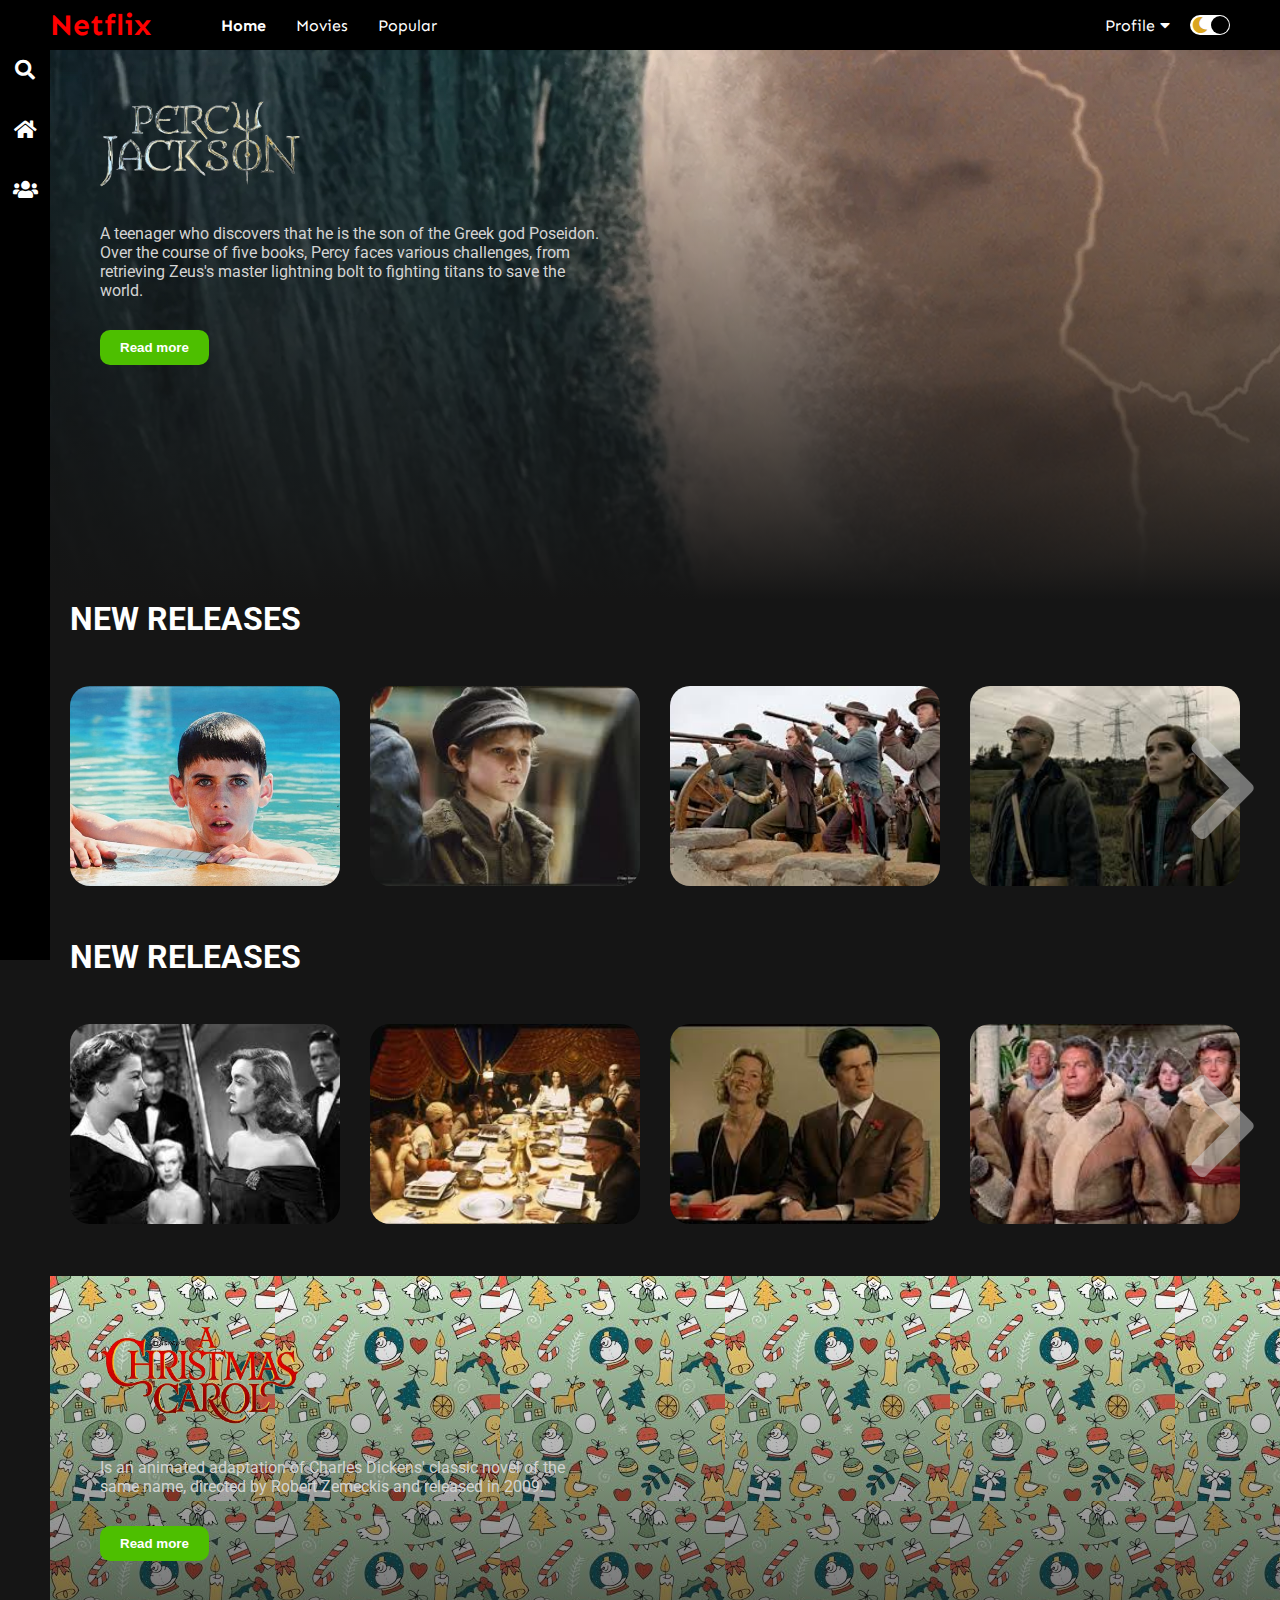
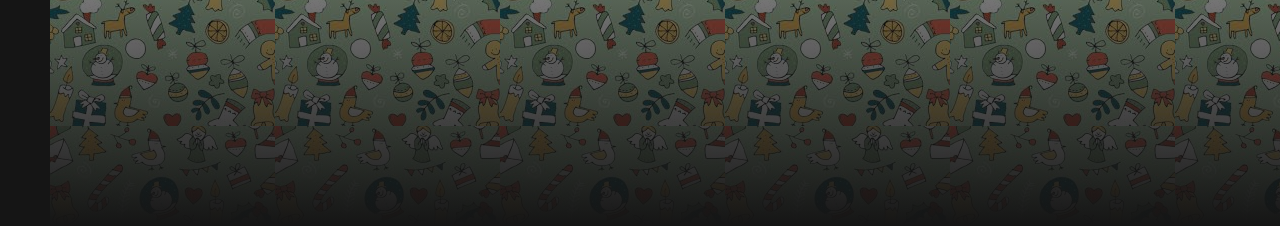
<file: index.html>
<!DOCTYPE html>
<html lang="en">

<head>
    <meta charset="UTF-8">
    <meta http-equiv="X-UA-Compatible" content="IE=edge">
    <meta name="viewport" content="width=device-width, initial-scale=1.0">
    <link rel="stylesheet" href="style.css">
    <link
        href="https://fonts.googleapis.com/css2?family=Roboto:wght@100;300;400;500;700;900&family=Sen:wght@400;700;800&display=swap"
        rel="stylesheet">
    <link rel="stylesheet" href="https://cdnjs.cloudflare.com/ajax/libs/font-awesome/5.15.2/css/all.min.css">
    <title>Movie-IA</title>
</head>

<body>
    <div class="navbar">
        <div class="navbar-container">
            <div class="logo-container">
                <h1 class="logo">Netflix</h1>
            </div>
            <div class="menu-container">
                <ul class="menu-list">
                    <li class="menu-list-item active">Home</li>
                    <li class="menu-list-item">Movies</li>
                    <li class="menu-list-item">Popular</li>

                </ul>
            </div>
            <div class="profile-container">
                <div class="profile-text-container">
                    <span class="profile-text">Profile</span>
                    <i class="fas fa-caret-down"></i>
                    <ul class="dropdown-menu">
                        <li class="dropdown-item">Log In/Sign Up</li>
                    </ul>
                </div>
                <div class="toggle">
                    <i class="fas fa-moon toggle-icon"></i>
                    <i class="fas fa-sun toggle-icon"></i>
                    <div class="toggle-ball"></div>
                </div>
            </div>
        </div>
    </div>
    <div class="sidebar">
        <i class="left-menu-icon fas fa-search"></i>
        <i class="left-menu-icon fas fa-home"></i>
        <i class="left-menu-icon fas fa-users"></i>
    </div>
    <div class="container">
        <div class="content-container">
            <div class="featured-content"
                style="background: linear-gradient(to bottom, rgba(0,0,0,0), #151515), url('img/DIO.webp');">
                <img class="featured-title" src="img/IA-1O.png" alt="">
                <p class="featured-desc">A teenager who discovers that he is the son of the Greek god Poseidon. 
                    Over the course of five books, Percy faces various challenges, from retrieving Zeus's 
                    master lightning bolt to fighting titans to save the world.</p>
                <button class="featured-button">Read more</button>
            </div>
            <div class="movie-list-container">
                <h1 class="movie-list-title">NEW RELEASES</h1>
                <div class="movie-list-wrapper">
                    <!-- Añadimos el id 'new-releases-list' a este div -->
                    <div class="movie-list" id="new-releases-list">
                        <div class="movie-list-item">
                            <img class="movie-list-item-img" src="img/SaintRalph2.jpg" alt="">
                            <span class="movie-list-item-title">Saint Ralph</span>
                            <p class="movie-list-item-desc">The story follows Ralph Walker, a 14-year-old boy who attends a strict Catholic school in 1954.</p>
                            <button class="movie-list-item-button" onclick="handleReadMore(event)">Read more</button>
                        </div>
                        <div class="movie-list-item">
                            <img class="movie-list-item-img" src="img/OT.jpg" alt="">
                            <span class="movie-list-item-title">Oliver Twist</span>
                            <p class="movie-list-item-desc">It is a classic novel written by Charles Dickens, first published serially between 1837 and 1839.</p>
                            <button class="movie-list-item-button" onclick="handleReadMore(event)">Read more</button>
                        </div>
                        <div class="movie-list-item">
                            <img class="movie-list-item-img" src="img/ta.jpg" alt="">
                            <span class="movie-list-item-title">The Alamo</span>
                            <p class="movie-list-item-desc">It is a crucial historical event in the fight for Texas independence. It took place in 1836, during the Texas Revolution.</p>
                            <button class="movie-list-item-button" onclick="handleReadMore(event)">Read more</button>
                        </div>
                        <div class="movie-list-item">
                            <img class="movie-list-item-img" src="img/ts.jpg" alt="">
                            <span class="movie-list-item-title">The Silence</span>
                            <p class="movie-list-item-desc">Is a horror novel written by Tim Lebbon, published in 2015.</p>
                            <button class="movie-list-item-button" onclick="handleReadMore(event)">Read more</button>
                        </div>
                        <div class="movie-list-item">
                            <img class="movie-list-item-img" src="img/ml.jpg" alt="">
                            <span class="movie-list-item-title">Moonlight</span>
                            <p class="movie-list-item-desc">Is a 2016 American drama film directed by Barry Jenkins and based on the play</p>
                            <button class="movie-list-item-button" onclick="handleReadMore(event)">Read more</button>
                        </div>
                        <div class="movie-list-item">
                            <img class="movie-list-item-img" src="img/AOM.jpg" alt="">
                            <span class="movie-list-item-title">All of me</span>
                            <p class="movie-list-item-desc">The film is a mix of physical comedy and intelligent 
                                humor that stands out for the chemistry between the protagonists.</p>
                            <button class="movie-list-item-button" onclick="handleReadMore(event)">Read more</button>
                        </div>
                        <div class="movie-list-item">
                            <img class="movie-list-item-img" src="img/FTA.jpg" alt="">
                            <span class="movie-list-item-title">A farewell to arms</span>
                            <p class="movie-list-item-desc">Is set during World War I and focuses on Lieutenant Frederic Henry.</p>
                            <button class="movie-list-item-button" onclick="handleReadMore(event)">Read more</button>
                        </div>
                    </div>
                    <i class="fas fa-chevron-right arrow"></i>
                </div>
            </div>
            <div class="movie-list-container">
                <h1 class="movie-list-title">NEW RELEASES</h1>
                <div class="movie-list-wrapper">
                    <div class="movie-list">
                        <div class="movie-list-item">
                            <img class="movie-list-item-img" src="img/AAE.jpg" alt="">
                            <span class="movie-list-item-title">All about Eve</span>
                            <p class="movie-list-item-desc">It is a cinema classic and has been hailed as one of the best films in the history of cinema.</p>
                            <button class="movie-list-item-button" onclick="handleReadMore(event)">Read more</button>
                        </div>
                        <div class="movie-list-item">
                            <img class="movie-list-item-img" src="img/WDWE.jpg" alt="">
                            <span class="movie-list-item-title">When do we eat?</span>
                            <p class="movie-list-item-desc">2005 American comedy directed by Salvador Litvak.</p>
                            <button class="movie-list-item-button" onclick="handleReadMore(event)">Read more</button>
                        </div>
                        <div class="movie-list-item">
                            <img class="movie-list-item-img" src="img/TB.jpg" alt="">
                            <span class="movie-list-item-title">The Baxter</span>
                            <p class="movie-list-item-desc">2005 American romantic comedy directed by Michael Showalter</p>
                            <button class="movie-list-item-button" onclick="handleReadMore(event)">Read more</button>
                        </div>
                        <div class="movie-list-item">
                            <img class="movie-list-item-img" src="img/LS.jpg" alt="">
                            <span class="movie-list-item-title">Lost Horizon</span>
                            <p class="movie-list-item-desc">Novel written by James Hilton, first published in 1933.</p>
                            <button class="movie-list-item-button" onclick="handleReadMore(event)">Read more</button>
                        </div>
                        <div class="movie-list-item">
                            <img class="movie-list-item-img" src="img/DL.jpg" alt="">
                            <span class="movie-list-item-title">Dreamland</span>
                            <p class="movie-list-item-desc">2019 American drama film directed by Miles Joris-Peyrafitte and starring Margot Robbie, 
                                Finn Cole and Travis Fimmel.</p>
                            <button class="movie-list-item-button" onclick="handleReadMore(event)">Read more</button>
                        </div>
                        <div class="movie-list-item">
                            <img class="movie-list-item-img" src="img/4D.jpg" alt="">
                            <span class="movie-list-item-title">Four-Dimensional Time</span>
                            <p class="movie-list-item-desc">It is an independent science fiction and surreal comedy film released in 2006.</p>
                            <button class="movie-list-item-button">Read more</button>
                        </div>
                        <div class="movie-list-item">
                            <img class="movie-list-item-img" src="img/DLS.jpg" alt="">
                            <span class="movie-list-item-title">Delirious</span>
                            <p class="movie-list-item-desc">2006 American comedy-drama written and directed by Tom DiCillo.</p>
                            <button class="movie-list-item-button">Read more</button>
                        </div>
                    </div>
                    <i class="fas fa-chevron-right arrow"></i>
                </div>
            </div>
            <div class="featured-content"
                style="background: linear-gradient(to bottom, rgba(0,0,0,0), #151515), url('img/C.jpg');">
                <img class="featured-title" src="img/Name.png" alt="">
                <p class="featured-desc">Is an animated adaptation of Charles Dickens' classic novel of the same name, 
                    directed by Robert Zemeckis and released in 2009.</p>
                <button class="featured-button">Read more</button>
            </div>
    <script src="app.js"></script>
</body>

</html>
</file>
<file: style.css>
* {
  margin: 0;
}

body {
  font-family: "Roboto", sans-serif;
}

.navbar {
  width: 100%;
  height: 50px;
  background-color: black;
  position: sticky;
  top: 0;
}

.navbar-container {
  display: flex;
  align-items: center;
  padding: 0 50px;
  height: 100%;
  color: white;
  font-family: "Sen", sans-serif;
}

/*Inicio Opciones login*/
.dropdown-menu {
  display: none;
  position: absolute;
  background-color: #f9f9f9;
  min-width: 160px;
  box-shadow: 0px 8px 16px 0px rgba(0,0,0,0.2);
  z-index: 1;
  list-style-type: none;
  padding: 0;
  margin: 0;
}

.dropdown-item {
  padding: 12px 16px;
  text-decoration: none;
  display: block;
  cursor: pointer;
  color: black;
}

.dropdown-item:hover {
  background-color: #f1f1f1;
}

.profile-text-container:hover .dropdown-menu {
  display: block;
}

/* Modo oscuro */
.navbar-container.active .dropdown-menu {
  background-color: #333;
}

.navbar-container.active .dropdown-item {
  color: white;
}

.navbar-container.active .dropdown-item:hover {
  background-color: #444;
}
/*Fin opciones login*/

.logo-container {
  flex: 1;
}

.logo {
  font-size: 30px;
  color: red;
}

.menu-container {
  flex: 6;
}

.menu-list {
  display: flex;
  list-style: none;
}

.menu-list-item {
  margin-right: 30px;
}

.menu-list-item.active {
  font-weight: bold;
}
.profile-container {
  flex: 2;
  display: flex;
  align-items: center;
  justify-content: flex-end;
}

.profile-text-container {
  margin: 0 20px;
}

.profile-picture {
  width: 32px;
  height: 32px;
  border-radius: 50%;
  object-fit: cover;
}

.toggle {
  width: 40px;
  height: 20px;
  background-color: white;
  border-radius: 30px;
  display: flex;
  align-items: center;
  justify-content: space-around;
  position: relative;
}

.toggle-icon {
  color: goldenrod;
}

.toggle-ball {
  width: 18px;
  height: 18px;
  background-color: black;
  position: absolute;
  right: 1px;
  border-radius: 50%;
  cursor: pointer;
  transition: 1s ease all;
}

.sidebar {
  width: 50px;
  height: 100%;
  background-color: black;
  position: fixed;
  top: 0;
  display: flex;
  flex-direction: column;
  align-items: center;
  padding-top: 60px;
}

.left-menu-icon {
  color: white;
  font-size: 20px;
  margin-bottom: 40px;
}

.container {
  background-color: #151515;
  min-height: calc(100vh - 50px);
  color: white;
}

.content-container {
  margin-left: 50px;
}

.featured-content {
  height: 50vh;
  padding: 50px;
}

.featured-title {
  width: 200px;
}

.featured-desc {
  width: 500px;
  color: lightgray;
  margin: 30px 0;
}

.featured-button {
  background-color: #4dbf00;
  color: white;
  padding: 10px 20px;
  border-radius: 10px;
  border: none;
  outline: none;
  font-weight: bold;
}

.movie-list-container {
  padding: 0 20px;
}

.movie-list-wrapper {
  position: relative;
  overflow: hidden;
}

.movie-list {
  display: flex;
  align-items: center;
  height: 300px;
  transform: translateX(0);
  transition: all 1s ease-in-out;
}

.movie-list-item {
  margin-right: 30px;
  position: relative;
}

.movie-list-item:hover .movie-list-item-img {
  transform: scale(1.2);
  margin: 0 30px;
  opacity: 0.5;
}

.movie-list-item:hover .movie-list-item-title,
.movie-list-item:hover .movie-list-item-desc,
.movie-list-item:hover .movie-list-item-button {
  opacity: 1;
}

.movie-list-item-img {
  transition: all 1s ease-in-out;
  width: 270px;
  height: 200px;
  object-fit: cover;
  border-radius: 20px;
}

.movie-list-item-title {
  background-color: #333;
  padding: 0 10px;
  font-size: 32px;
  font-weight: bold;
  position: absolute;
  top: 10%;
  left: 50px;
  opacity: 0;
  transition: 1s all ease-in-out;
}

.movie-list-item-desc {
  background-color: #333;
  padding: 10px;
  font-size: 14px;
  position: absolute;
  top: 30%;
  left: 50px;
  width: 230px;
  opacity: 0;
  transition: 1s all ease-in-out;
}

.movie-list-item-button {
  padding: 10px;
  background-color: #4dbf00;
  color: white;
  border-radius: 10px;
  outline: none;
  border: none;
  cursor: pointer;
  position: absolute;
  bottom: 20px;
  left: 50px;
  opacity: 0;
  transition: 1s all ease-in-out;
}

.arrow {
  font-size: 120px;
  position: absolute;
  top: 90px;
  right: 0;
  color: lightgray;
  opacity: 0.5;
  cursor: pointer;
}

.container.active {
  background-color: white;
}

.movie-list-title.active {
  color: black;
}

.navbar-container.active {
  background-color: white;

  color: black;
}

.sidebar.active{
    background-color: white;
}

.left-menu-icon.active{
    color: black;
}

.toggle.active{
    background-color: black;
}

.toggle-ball.active{
    background-color: white;
    transform: translateX(-20px);
}

@media only screen and (max-width: 940px){
    .menu-container{
        display: none;
    }
}
</file>
